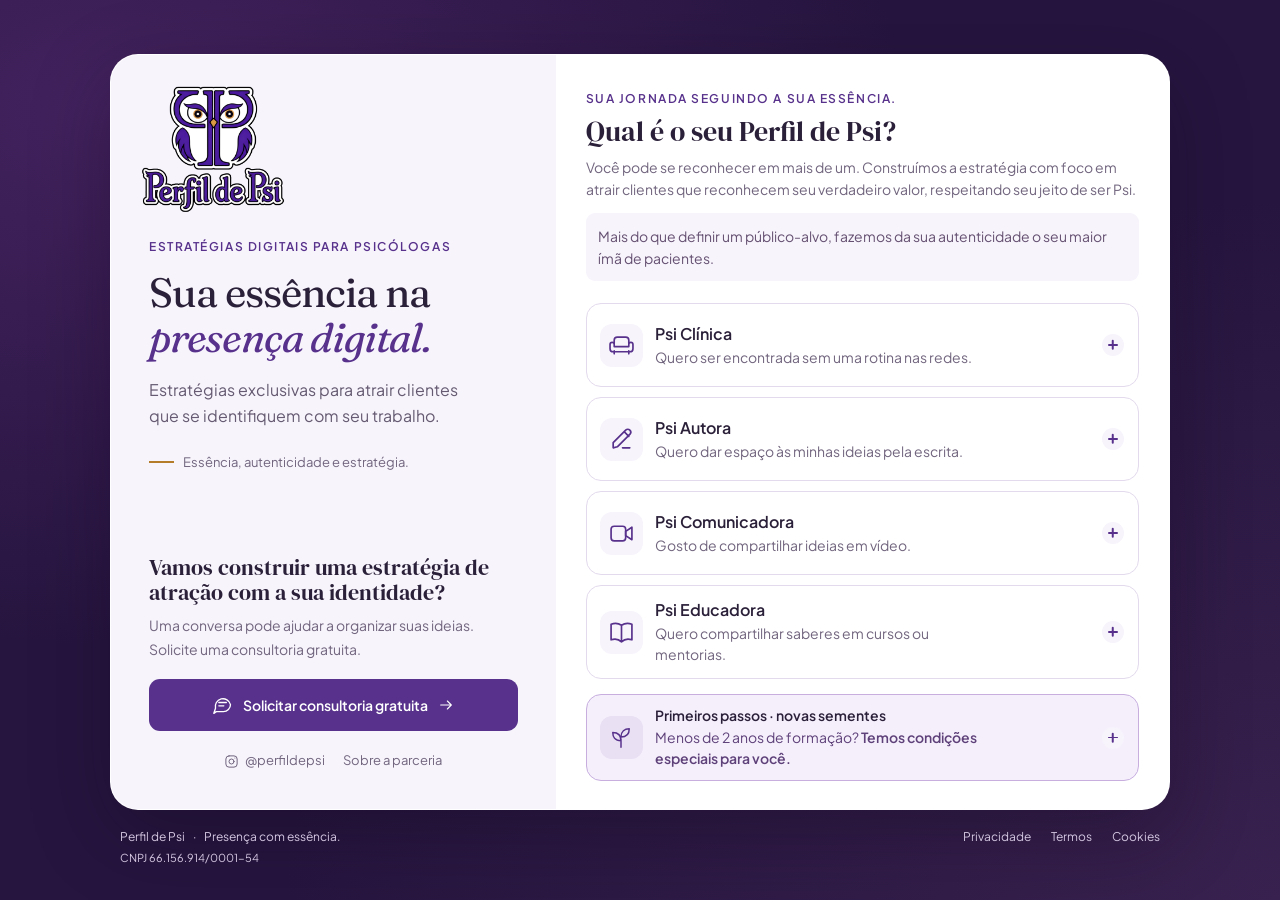
<file: index.html>
<!doctype html>
<html lang="pt-BR">
<head>
  <meta charset="utf-8">
  <meta name="viewport" content="width=device-width, initial-scale=1">
  <meta name="theme-color" content="#26153f">
  <meta name="description" content="Estratégias digitais para psicólogas com foco em atrair clientes particulares, respeitando seu jeito de ser Psi. Conheça seu Perfil de Psi.">
  <meta name="facebook-domain-verification" content="qquhu3op4indxtglfgdvrjoqcyd20o">
  <title>Perfil de Psi — Sua essência na presença digital</title>
  <link rel="canonical" href="https://perfildepsi.com.br/">
  <meta property="og:type" content="website">
  <meta property="og:locale" content="pt_BR">
  <meta property="og:site_name" content="Perfil de Psi">
  <meta property="og:title" content="Perfil de Psi — Sua essência na presença digital">
  <meta property="og:description" content="Estratégias exclusivas para atrair clientes que se identifiquem com seu trabalho. Qual é o seu Perfil de Psi?">
  <meta property="og:url" content="https://perfildepsi.com.br/">
  <meta property="og:image" content="https://perfildepsi.com.br/assets/logo-512.png">
  <meta name="twitter:card" content="summary_large_image">
  <link rel="icon" href="./assets/logo.png" type="image/png">
  <link rel="apple-touch-icon" href="./assets/logo.png">
  <link rel="preload" href="./assets/fonts/fraunces-regular.woff" as="font" type="font/woff" crossorigin>
  <link rel="preload" href="./assets/fonts/jakarta-regular.woff" as="font" type="font/woff" crossorigin>
  <link rel="stylesheet" href="./assets/style.css?v=20260917-essencia">
  <script src="./assets/main.js?v=20260917" defer></script>
  <script src="./assets/tracking.js" defer></script>
  <script type="application/ld+json">{"@context":"https://schema.org","@type":"Organization","name":"Perfil de Psi","url":"https://perfildepsi.com.br/","logo":"https://perfildepsi.com.br/assets/logo.png","description":"Agência de estratégias digitais para psicólogas. Presença nas buscas, conteúdo autoral, comunicação e projetos educativos.","telephone":"+55-17-99193-0115","sameAs":["https://www.instagram.com/perfildepsi"]}</script>
</head>
<body>
  <a class="skip" href="#perfis">Ir para os perfis</a>
  <svg class="icon-library" xmlns="http://www.w3.org/2000/svg" aria-hidden="true">
    <symbol id="i-chair" viewBox="0 0 24 24"><path d="M5 10V7a3 3 0 0 1 3-3h8a3 3 0 0 1 3 3v3M5 17v3m14-3v3M5 13v-2a2 2 0 0 0-4 0v4a3 3 0 0 0 3 3h16a3 3 0 0 0 3-3v-4a2 2 0 0 0-4 0v2Z"/></symbol>
    <symbol id="i-pen" viewBox="0 0 24 24"><path d="m15 5 4 4M4 20l4-1L20 7a2.8 2.8 0 0 0-4-4L4 15v5ZM13 20h7"/></symbol>
    <symbol id="i-video" viewBox="0 0 24 24"><rect x="2" y="5" width="14" height="14" rx="3"/><path d="m16 10 6-4v12l-6-4Z"/></symbol>
    <symbol id="i-book" viewBox="0 0 24 24"><path d="M12 5v16m0-16C9 3 5 3 2 4v15c3-1 7-1 10 2 3-3 7-3 10-2V4c-3-1-7-1-10 1Z"/></symbol>
    <symbol id="i-site" viewBox="0 0 24 24"><rect x="2" y="3" width="20" height="18" rx="3"/><path d="M2 9h20M6 6h.01M9 6h.01M6 13h5m-5 4h12"/></symbol>
    <symbol id="i-pin" viewBox="0 0 24 24"><path d="M20 10c0 6-8 12-8 12S4 16 4 10a8 8 0 1 1 16 0Z"/><circle cx="12" cy="10" r="2.5"/></symbol>
    <symbol id="i-search" viewBox="0 0 24 24"><circle cx="10" cy="10" r="7"/><path d="m15 15 6 6m-14-9V9m3 3V6m3 6V8"/></symbol>
    <symbol id="i-page" viewBox="0 0 24 24"><path d="M14 2H6a2 2 0 0 0-2 2v16a2 2 0 0 0 2 2h12a2 2 0 0 0 2-2V8Zm0 0v6h6M8 12h8m-8 4h8"/></symbol>
    <symbol id="i-chat" viewBox="0 0 24 24"><path d="M21 11.5a8.5 8.5 0 0 1-8.5 8.5H4l-3 2 2-6a8.5 8.5 0 1 1 18-4.5Z"/><path d="M7 9h9m-9 4h6"/></symbol>
    <symbol id="i-compass" viewBox="0 0 24 24"><circle cx="12" cy="12" r="10"/><path d="m16 8-2 6-6 2 2-6Z"/></symbol>
    <symbol id="i-sprout" viewBox="0 0 24 24"><path d="M12 22v-9M12 15C5 15 3 10 3 6c6 0 9 3 9 9ZM12 11c0-6 4-9 9-9 0 6-3 9-9 9Z"/></symbol>
    <symbol id="i-mail" viewBox="0 0 24 24"><rect x="2" y="4" width="20" height="16" rx="3"/><path d="m3 6 9 7 9-7"/></symbol>
    <symbol id="i-instagram" viewBox="0 0 24 24"><rect x="3" y="3" width="18" height="18" rx="5"/><circle cx="12" cy="12" r="4"/><path d="M17.5 6.5h.01"/></symbol>
    <symbol id="i-arrow" viewBox="0 0 24 24"><path d="M4 12h16m-6-6 6 6-6 6"/></symbol>
    <symbol id="i-heart" viewBox="0 0 24 24"><path d="M20.5 4.5a5.3 5.3 0 0 0-7.5 0l-1 1-1-1a5.3 5.3 0 0 0-7.5 7.5L12 21l8.5-9a5.3 5.3 0 0 0 0-7.5Z"/></symbol>
    <symbol id="i-camera" viewBox="0 0 24 24"><path d="M7 5 9 2h6l2 3h3a2 2 0 0 1 2 2v13H2V7a2 2 0 0 1 2-2Z"/><circle cx="12" cy="12" r="4"/></symbol>
  </svg>

  <div class="page-shell">
    <main class="brand-card">
      <header class="introduction">
        <a class="brand" href="./" aria-label="Perfil de Psi, início"><img src="./assets/logo.png" width="2048" height="2048" alt="Perfil de Psi — coruja e nome da marca" fetchpriority="high"></a>
        <p class="eyebrow">Estratégias digitais para psicólogas</p>
        <h1>Sua essência na <em>presença digital.</em></h1>
        <p class="intro-copy">Estratégias exclusivas para atrair clientes que se identifiquem com seu trabalho.</p>
        <div class="brand-note"><span></span> Essência, autenticidade e estratégia.</div>
      </header>

      <section class="profiles" id="perfis" aria-labelledby="profile-title">
        <div class="section-intro">
          <p class="eyebrow">Sua jornada seguindo a sua essência.</p>
          <h2 id="profile-title">Qual é o seu Perfil de Psi?</h2>
          <p class="profiles-description">Você pode se reconhecer em mais de um. Construímos a estratégia com foco em atrair clientes que reconhecem seu verdadeiro valor, respeitando seu jeito de ser Psi.</p>
          <p class="participation profile-note">Mais do que definir um público-alvo, fazemos da sua autenticidade o seu maior ímã de pacientes.</p>
        </div>
        <div class="profile-list">
          <details class="profile" id="clinica" name="perfil">
            <summary><span class="profile-icon"><svg aria-hidden="true" focusable="false"><use href="#i-chair"/></svg></span><span class="profile-label"><strong>Psi Clínica</strong><span>Quero ser encontrada sem uma rotina nas redes.</span></span><span class="toggle-mark" aria-hidden="true"></span></summary>
            <div class="profile-content">
              <p>Você foca somente nos atendimentos, e nós focamos em construir uma presença que apresenta seu trabalho e que leva clientes qualificados prontos para fecharem com você.</p>
              <div class="service-grid">
                <div class="service"><svg aria-hidden="true" focusable="false"><use href="#i-site"/></svg><h3>Site profissional</h3><p>Sua trajetória, seus atendimentos e um caminho simples para o contato.</p></div>
                <div class="service"><svg aria-hidden="true" focusable="false"><use href="#i-pin"/></svg><h3>Presença no Google</h3><p>Site preparado para buscas e Perfil da Empresa, quando elegível.</p></div>
                <div class="service"><svg aria-hidden="true" focusable="false"><use href="#i-search"/></svg><h3>Google Ads</h3><p>Campanhas de pesquisa, conforme seu objetivo e investimento.</p></div>
              </div>
              <p class="participation"><svg aria-hidden="true" focusable="false"><use href="#i-heart"/></svg><span>Você participa da construção e aprova as informações sobre seu trabalho.</span></p>
              <p class="fine-print">O Perfil da Empresa exige atendimento presencial elegível. Para atendimento exclusivamente online, priorizamos o site e as buscas. A verba de anúncios é definida à parte.</p>
              <button class="profile-action" type="button" data-dialog="consultation" data-profile="Psi Clínica"><svg aria-hidden="true" focusable="false"><use href="#i-chair"/></svg><span>Conversar sobre esse caminho</span></button>
            </div>
          </details>

          <details class="profile" id="autora" name="perfil">
            <summary><span class="profile-icon"><svg aria-hidden="true" focusable="false"><use href="#i-pen"/></svg></span><span class="profile-label"><strong>Psi Autora</strong><span>Quero dar espaço às minhas ideias pela escrita.</span></span><span class="toggle-mark" aria-hidden="true"></span></summary>
            <div class="profile-content">
              <p><strong>Construindo sua autoridade naturalmente como você é.</strong> Organizamos pautas e desenvolvemos os textos em parceria, dando às suas ideias um espaço próprio e preservando seu olhar.</p>
              <div class="service-grid">
                <div class="service"><svg aria-hidden="true" focusable="false"><use href="#i-page"/></svg><h3>Site com blog</h3><p>Um lugar para publicar seus textos e apresentar seu trabalho.</p></div>
                <div class="service"><svg aria-hidden="true" focusable="false"><use href="#i-pen"/></svg><h3>Parceria editorial</h3><p>Suas ideias, áudios e referências ganham forma com uma redatora que acompanha você e ajuda a desenvolver novos temas em um grupo no WhatsApp.</p></div>
                <div class="service"><svg aria-hidden="true" focusable="false"><use href="#i-search"/></svg><h3>SEO para artigos</h3><p>Conteúdos organizados para facilitar sua descoberta nas buscas.</p></div>
              </div>
              <p class="participation"><svg aria-hidden="true" focusable="false"><use href="#i-heart"/></svg><span>Seu olhar orienta os textos, e cada publicação passa pela sua revisão.</span></p>
              <p class="fine-print">Blog é uma construção contínua. Newsletter, Instagram, LinkedIn ou Substack podem complementar a estratégia, conforme seu público e sua disponibilidade.</p>
              <button class="profile-action" type="button" data-dialog="consultation" data-profile="Psi Autora"><svg aria-hidden="true" focusable="false"><use href="#i-pen"/></svg><span>Conversar sobre esse caminho</span></button>
            </div>
          </details>

          <details class="profile" id="comunicadora" name="perfil">
            <summary><span class="profile-icon"><svg aria-hidden="true" focusable="false"><use href="#i-video"/></svg></span><span class="profile-label"><strong>Psi Comunicadora</strong><span>Gosto de compartilhar ideias em vídeo.</span></span><span class="toggle-mark" aria-hidden="true"></span></summary>
            <div class="profile-content">
              <p>Se comunicar por vídeos faz sentido para você, construímos temas, roteiros e formatos que respeitam seu jeito de falar. Uma presença com direção e possível de manter na sua rotina.</p>
              <div class="service-grid">
                <div class="service"><svg aria-hidden="true" focusable="false"><use href="#i-chat"/></svg><h3>Direção de conteúdo</h3><p>Temas e formatos que conversam com sua atuação e seu público.</p></div>
                <div class="service"><svg aria-hidden="true" focusable="false"><use href="#i-video"/></svg><h3>Roteiros e edição</h3><p>Apoio para gravar e dar forma aos seus vídeos para as redes.</p></div>
                <div class="service"><svg aria-hidden="true" focusable="false"><use href="#i-site"/></svg><h3>Página profissional</h3><p>Um espaço para apresentar sua abordagem e facilitar o contato.</p></div>
              </div>
              <p class="participation"><svg aria-hidden="true" focusable="false"><use href="#i-heart"/></svg><span>Você traz suas ideias e inspirações; nós damos forma criando os roteiros juntas com sua voz e editamos os vídeos.</span></p>
              <p class="fine-print">Os formatos, a frequência e o apoio à produção são definidos em conjunto. Anúncios podem complementar o trabalho quando fizerem sentido.</p>
              <button class="profile-action" type="button" data-dialog="consultation" data-profile="Psi Comunicadora"><svg aria-hidden="true" focusable="false"><use href="#i-video"/></svg><span>Conversar sobre esse caminho</span></button>
            </div>
          </details>

          <details class="profile" id="educadora" name="perfil">
            <summary><span class="profile-icon"><svg aria-hidden="true" focusable="false"><use href="#i-book"/></svg></span><span class="profile-label"><strong>Psi Educadora</strong><span>Quero compartilhar saberes em cursos ou mentorias.</span></span><span class="toggle-mark" aria-hidden="true"></span></summary>
            <div class="profile-content">
              <p>Seu conhecimento pode ganhar forma em encontros, cursos ou mentorias. A estratégia parte do público que você quer alcançar e do momento do projeto, preservando sua autoria.</p>
              <div class="project-stages">
                <div><svg aria-hidden="true" focusable="false"><use href="#i-sprout"/></svg><h3>Tenho uma ideia</h3><p>Definir o tema e o formato, ouvir o público e planejar uma primeira edição.</p></div>
                <div><svg aria-hidden="true" focusable="false"><use href="#i-compass"/></svg><h3>Já tenho um projeto</h3><p>Revisar a proposta, a divulgação e o caminho até a inscrição.</p></div>
              </div>
              <div class="service-grid">
                <div class="service"><svg aria-hidden="true" focusable="false"><use href="#i-compass"/></svg><h3>Estratégia do projeto</h3><p>Público, proposta e próximos passos definidos com você.</p></div>
                <div class="service"><svg aria-hidden="true" focusable="false"><use href="#i-site"/></svg><h3>Página de apresentação</h3><p>Informações claras sobre o projeto e as inscrições.</p></div>
                <div class="service"><svg aria-hidden="true" focusable="false"><use href="#i-mail"/></svg><h3>Divulgação</h3><p>Conteúdo, comunicação com interessados e campanhas, conforme o projeto.</p></div>
              </div>
              <p class="participation"><svg aria-hidden="true" focusable="false"><use href="#i-heart"/></svg><span>Você desenvolve e valida o conteúdo técnico. A estratégia de vendas deixa com a gente, fundimos a sua voz com a seriedade ética que o CFP exige.</span></p>
              <p class="fine-print">Projetos para outras profissionais e para o público geral pedem abordagens diferentes. Essa escolha orienta o trabalho desde o início.</p>
              <button class="profile-action" type="button" data-dialog="consultation" data-profile="Psi Educadora"><svg aria-hidden="true" focusable="false"><use href="#i-book"/></svg><span>Conversar sobre esse caminho</span></button>
            </div>
          </details>

          <details class="profile beginning" id="primeiros-passos" name="perfil">
            <summary><span class="profile-icon"><svg aria-hidden="true" focusable="false"><use href="#i-sprout"/></svg></span><span class="profile-label"><strong>Primeiros passos · novas sementes</strong><span>Menos de 2 anos de formação? <b>Temos condições especiais para você.</b></span></span><span class="toggle-mark" aria-hidden="true"></span></summary>
            <div class="profile-content">
              <div class="seed-highlight"><svg aria-hidden="true" focusable="false"><use href="#i-sprout"/></svg><p><strong>Menos de 2 anos de formação? Temos condições especiais para você.</strong><br>Valores reduzidos nos serviços da agência para acolher seu início.</p></div>
              <p class="seed-story">Acolher quem está começando é uma das missões da Perfil de Psi. Por isso, oferecemos valores reduzidos nos serviços da agência para psicólogas com menos de dois anos de formação.</p>
              <p class="seed-story">Queremos ajudar novas sementes a criar raízes, desenvolver sua presença e encontrar caminhos para os primeiros clientes particulares. Construímos essa base em parceria, para que sua trajetória possa florescer, dar frutos e seguir com autonomia.</p>
              <div class="service-grid">
                <div class="service"><svg aria-hidden="true" focusable="false"><use href="#i-compass"/></svg><h3>Direção inicial</h3><p>Clareza sobre sua atuação, seu público e suas prioridades.</p></div>
                <div class="service"><svg aria-hidden="true" focusable="false"><use href="#i-site"/></svg><h3>Presença essencial</h3><p>Uma página profissional com as informações sobre seu trabalho.</p></div>
                <div class="service"><svg aria-hidden="true" focusable="false"><use href="#i-sprout"/></svg><h3>Um primeiro canal</h3><p>Buscas, escrita ou redes, de acordo com o seu momento.</p></div>
              </div>
              <p class="fine-print research-note">Em 2022 uma pesquisa feita pelo CensoPsi revelou que 23,1% dos participantes com até dois anos de formação estavam sem trabalhar. <a href="https://site.cfp.org.br/wp-content/uploads/2022/12/Censo_psicologia_Vol1_WEB.pdf#page=177" target="_blank" rel="noopener">Fonte: CensoPsi 2022, vol. 1, p. 177.</a></p>
              <button class="profile-action" type="button" data-dialog="consultation" data-profile="Primeiros passos · novas sementes"><svg aria-hidden="true" focusable="false"><use href="#i-sprout"/></svg><span>Conhecer as condições para o meu início</span></button>
            </div>
          </details>
        </div>
      </section>

      <section class="conversation" aria-labelledby="conversation-title">
        <h2 id="conversation-title">Vamos construir uma estratégia de atração com a sua identidade?</h2>
        <p>Uma conversa pode ajudar a organizar suas ideias. Solicite uma consultoria gratuita.</p>
        <button class="button-primary" type="button" data-dialog="consultation"><svg aria-hidden="true" focusable="false"><use href="#i-chat"/></svg><span>Solicitar consultoria gratuita</span><svg class="button-arrow" aria-hidden="true" focusable="false"><use href="#i-arrow"/></svg></button>
        <div class="social-links"><a href="https://www.instagram.com/perfildepsi" target="_blank" rel="noopener"><svg aria-hidden="true" focusable="false"><use href="#i-instagram"/></svg> @perfildepsi</a><button type="button" data-dialog="about">Sobre a parceria</button></div>
      </section>
    </main>
    <footer class="page-footer"><div><p>Perfil de Psi <span aria-hidden="true">·</span> Presença com essência.</p><p class="company-id">CNPJ 66.156.914/0001-54</p></div><nav aria-label="Informações legais"><a href="./politica-de-privacidade.html">Privacidade</a><a href="./termos-de-uso.html">Termos</a><a href="./politica-de-cookies.html">Cookies</a></nav></footer>
  </div>

  <dialog id="about" aria-labelledby="about-title">
    <div class="dialog-head"><p class="eyebrow">Perfil de Psi</p><form method="dialog"><button class="close-dialog" aria-label="Fechar sobre a parceria">×</button></form></div>
    <h2 id="about-title">Sua presença digital, com a sua voz e o seu jeito.</h2>
    <p>A Perfil de Psi é uma agência de estratégias digitais para psicólogas. Unimos sensibilidade, autoria e direção prática para construir uma presença coerente com o seu trabalho.</p>
    <div class="process"><span>Escuta</span><span>Construção</span><span>Sua revisão</span><span>Acompanhamento</span></div>
    <details class="faq"><summary>Como começamos?</summary><p>Conversamos sobre sua atuação, suas ideias e sua disponibilidade. A partir daí, definimos os serviços, a frequência e o investimento em uma proposta. Acompanhamos os contatos e os resultados de cada canal para orientar os próximos ajustes.</p></details>
    <details class="faq"><summary>Preciso produzir tudo sozinha?</summary><p>A construção é compartilhada. Ideias, rascunhos, áudios e referências podem ser o ponto de partida. Você revisa e aprova os materiais, preservando sua voz e sua responsabilidade profissional.</p></details>
    <details class="faq"><summary>Como vocês cuidam da comunicação?</summary><p>Trabalhamos com informações claras, identificação profissional e revisão da psicóloga. Preservamos o sigilo e não utilizamos relatos que identifiquem pacientes. Os resultados dependem de fatores como público, continuidade e investimento; não há garantia de pacientes, faturamento ou posição nas buscas.</p></details>
    <details class="faq"><summary>Posso contratar fotos com IA separadamente?</summary><p>Sim. As fotos com inteligência artificial são um serviço avulso, criado a partir das suas referências: 1 foto por R$ 19, 3 por R$ 39 ou 5 por R$ 59.</p><a class="profile-link" href="https://wa.me/5517991930115?text=Ol%C3%A1!%20Quero%20saber%20mais%20sobre%20as%20fotos%20profissionais%20com%20IA." target="_blank" rel="noopener">Conversar sobre as fotos <svg aria-hidden="true" focusable="false"><use href="#i-arrow"/></svg></a></details>
    <p class="dialog-note">Conhecer seu momento é o primeiro passo.</p>
  </dialog>
  <dialog id="consultation" aria-labelledby="consultation-title" aria-describedby="consultation-intro">
    <div class="dialog-head"><p class="eyebrow">Vamos conhecer seu momento</p><form method="dialog"><button class="close-dialog" aria-label="Fechar formulário de consultoria">×</button></form></div>
    <h2 id="consultation-title">Um primeiro passo, com a sua identidade.</h2>
    <p id="consultation-intro">Conte um pouco sobre você para conversarmos sobre sua estratégia.</p>
    <form id="consultation-form" class="consultation-form" action="https://wa.me/5517991930115" method="get" target="_blank" rel="noopener noreferrer" autocomplete="on">
      <input type="hidden" name="text" id="consultation-message">
      <div class="field"><label for="consultation-name">Como podemos te chamar?</label><input id="consultation-name" type="text" autocomplete="given-name" maxlength="80" required></div>
      <div class="field"><label for="consultation-phone">Seu WhatsApp com DDD</label><input id="consultation-phone" type="tel" autocomplete="tel" inputmode="tel" maxlength="25" placeholder="(11) 99999-9999" required></div>
      <div class="field"><label for="consultation-graduation">Há quanto tempo você se formou?</label><select id="consultation-graduation" required><option value="">Selecione seu momento</option><option>Ainda estou na graduação</option><option>Menos de 2 anos</option><option>De 2 a 5 anos</option><option>Mais de 5 anos</option></select><p id="seed-form-note" class="field-note" hidden>Temos valores reduzidos nos serviços da agência para quem tem menos de 2 anos de formação. Vamos conversar sobre as condições para você.</p></div>
      <div class="field"><label for="consultation-goal">O que você deseja construir agora?</label><select id="consultation-goal" required><option value="">Escolha seu foco principal</option><option>Atrair clientes particulares</option><option>Organizar minha presença digital</option><option>Começar minha trajetória profissional</option><option>Criar ou divulgar um curso ou mentoria</option><option>Entender quais caminhos fazem sentido para mim</option></select></div>
      <div class="field"><label for="consultation-profile">Qual caminho chamou sua atenção? <span>Opcional</span></label><select id="consultation-profile"><option value="">Ainda estou descobrindo</option>Psi Clínica</option><option>Psi Autora</option><option>Psi Comunicadora</option><option>Psi Educadora</option><option>Primeiros passos · novas sementes</option><option>Me identifico com mais de um perfil</option></select></div>
      <div class="field"><label for="consultation-presence">Seu Instagram ou site <span>Opcional</span></label><input id="consultation-presence" type="text" maxlength="200" placeholder="@seuperfil ou endereço do site" autocapitalize="none" spellcheck="false"></div>
      <p class="form-disclosure">Vamos abrir o WhatsApp com sua solicitação preenchida. Você poderá revisar e enviar a mensagem. O envio é feito por você no WhatsApp; o site não armazena este formulário. <a href="./politica-de-privacidade.html" target="_blank" rel="noopener">Privacidade</a>.</p>
      <button class="button-primary" type="submit"><svg aria-hidden="true" focusable="false"><use href="#i-chat"/></svg>Continuar no WhatsApp<svg aria-hidden="true" focusable="false"><use href="#i-arrow"/></svg></button>
      <p class="form-feedback" id="consultation-feedback" role="status"></p>
    </form>
  </dialog>
</body>
</html>
</file>
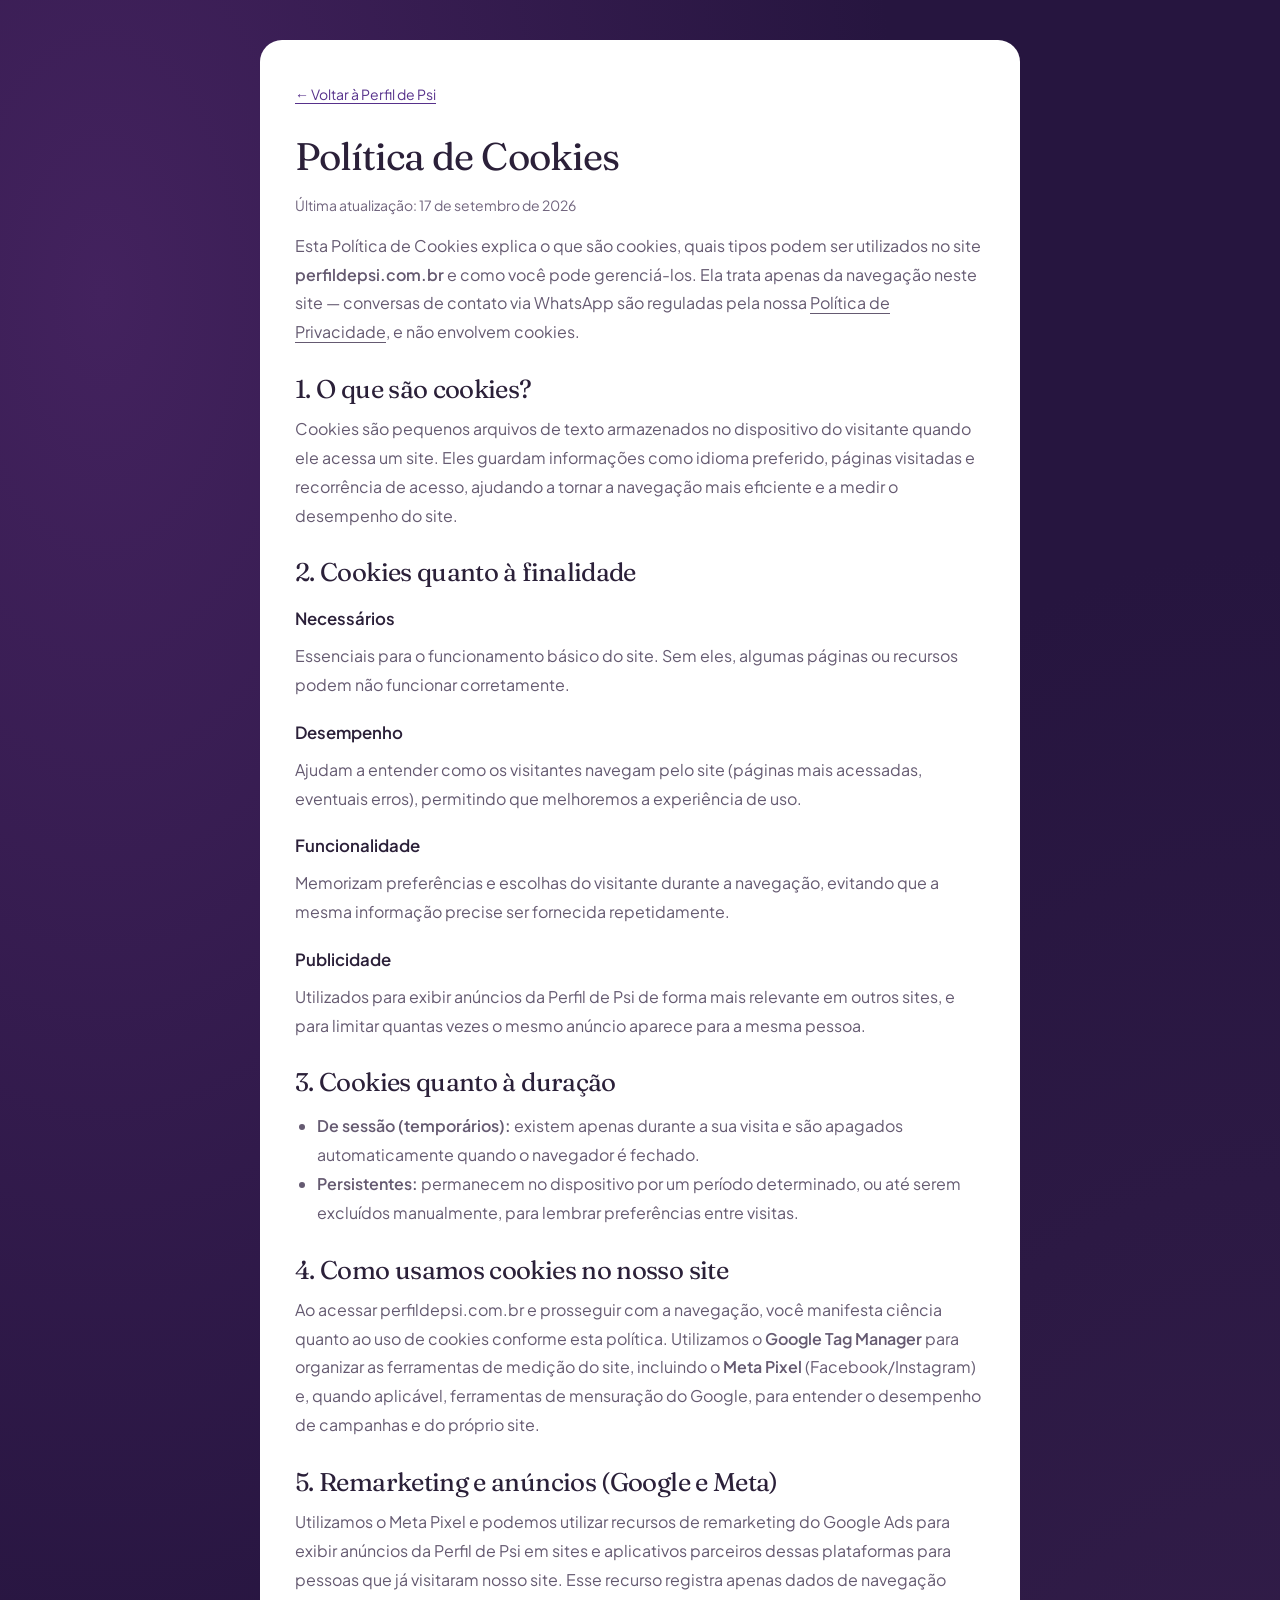
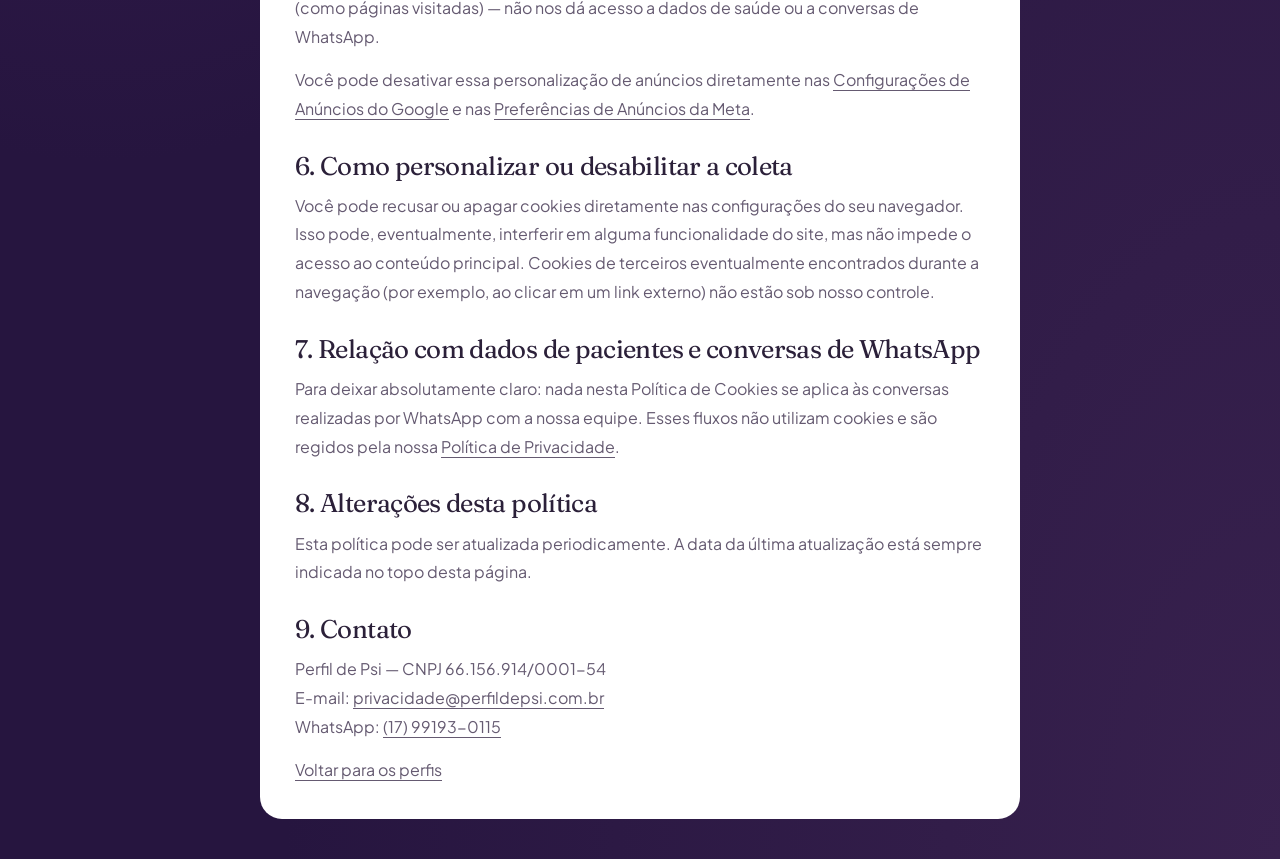
<file: politica-de-cookies.html>
<!doctype html><html lang="pt-BR"><head><meta charset="utf-8"><meta name="viewport" content="width=device-width,initial-scale=1"><title>Política de Cookies | Perfil de Psi</title><meta name="description" content="Política de Cookies da Perfil de Psi."><link rel="canonical" href="https://perfildepsi.com.br/politica-de-cookies.html"><link rel="icon" href="./assets/logo.png" type="image/png"><link rel="stylesheet" href="./assets/style.css"><script src="./assets/tracking.js" defer></script></head><body><main class="legal-shell"><a class="legal-back" href="./">← Voltar à Perfil de Psi</a><h1>Política de Cookies</h1><p class="legal-date">Última atualização: 17 de setembro de 2026</p><p>Esta Política de Cookies explica o que são cookies, quais tipos podem ser utilizados no site <strong>perfildepsi.com.br</strong> e como você pode gerenciá-los. Ela trata apenas da navegação neste site — conversas de contato via WhatsApp são reguladas pela nossa <a href="./politica-de-privacidade.html">Política de Privacidade</a>, e não envolvem cookies.</p>

      <h2>1. O que são cookies?</h2>
      <p>Cookies são pequenos arquivos de texto armazenados no dispositivo do visitante quando ele acessa um site. Eles guardam informações como idioma preferido, páginas visitadas e recorrência de acesso, ajudando a tornar a navegação mais eficiente e a medir o desempenho do site.</p>

      <h2>2. Cookies quanto à finalidade</h2>
      <h3>Necessários</h3>
      <p>Essenciais para o funcionamento básico do site. Sem eles, algumas páginas ou recursos podem não funcionar corretamente.</p>
      <h3>Desempenho</h3>
      <p>Ajudam a entender como os visitantes navegam pelo site (páginas mais acessadas, eventuais erros), permitindo que melhoremos a experiência de uso.</p>
      <h3>Funcionalidade</h3>
      <p>Memorizam preferências e escolhas do visitante durante a navegação, evitando que a mesma informação precise ser fornecida repetidamente.</p>
      <h3>Publicidade</h3>
      <p>Utilizados para exibir anúncios da Perfil de Psi de forma mais relevante em outros sites, e para limitar quantas vezes o mesmo anúncio aparece para a mesma pessoa.</p>

      <h2>3. Cookies quanto à duração</h2>
      <ul>
        <li><strong>De sessão (temporários):</strong> existem apenas durante a sua visita e são apagados automaticamente quando o navegador é fechado.</li>
        <li><strong>Persistentes:</strong> permanecem no dispositivo por um período determinado, ou até serem excluídos manualmente, para lembrar preferências entre visitas.</li>
      </ul>

      <h2>4. Como usamos cookies no nosso site</h2>
      <p>Ao acessar perfildepsi.com.br e prosseguir com a navegação, você manifesta ciência quanto ao uso de cookies conforme esta política. Utilizamos o <strong>Google Tag Manager</strong> para organizar as ferramentas de medição do site, incluindo o <strong>Meta Pixel</strong> (Facebook/Instagram) e, quando aplicável, ferramentas de mensuração do Google, para entender o desempenho de campanhas e do próprio site.</p>

      <h2>5. Remarketing e anúncios (Google e Meta)</h2>
      <p>Utilizamos o Meta Pixel e podemos utilizar recursos de remarketing do Google Ads para exibir anúncios da Perfil de Psi em sites e aplicativos parceiros dessas plataformas para pessoas que já visitaram nosso site. Esse recurso registra apenas dados de navegação (como páginas visitadas) — não nos dá acesso a dados de saúde ou a conversas de WhatsApp.</p>
      <p>Você pode desativar essa personalização de anúncios diretamente nas <a href="https://myadcenter.google.com/" target="_blank" rel="noopener">Configurações de Anúncios do Google</a> e nas <a href="https://www.facebook.com/adpreferences/ad_settings/" target="_blank" rel="noopener">Preferências de Anúncios da Meta</a>.</p>

      <h2>6. Como personalizar ou desabilitar a coleta</h2>
      <p>Você pode recusar ou apagar cookies diretamente nas configurações do seu navegador. Isso pode, eventualmente, interferir em alguma funcionalidade do site, mas não impede o acesso ao conteúdo principal. Cookies de terceiros eventualmente encontrados durante a navegação (por exemplo, ao clicar em um link externo) não estão sob nosso controle.</p>

      <h2>7. Relação com dados de pacientes e conversas de WhatsApp</h2>
      <p>Para deixar absolutamente claro: nada nesta Política de Cookies se aplica às conversas realizadas por WhatsApp com a nossa equipe. Esses fluxos não utilizam cookies e são regidos pela nossa <a href="./politica-de-privacidade.html">Política de Privacidade</a>.</p>

      <h2>8. Alterações desta política</h2>
      <p>Esta política pode ser atualizada periodicamente. A data da última atualização está sempre indicada no topo desta página.</p>

      <h2>9. Contato</h2>
      <p>Perfil de Psi — CNPJ 66.156.914/0001-54<br>
      E-mail: <a href="mailto:privacidade@perfildepsi.com.br">privacidade@perfildepsi.com.br</a><br>
      WhatsApp: <a href="https://wa.me/5517991930115">(17) 99193-0115</a></p><p><a href="./">Voltar para os perfis</a></p></main></body></html>
</file>
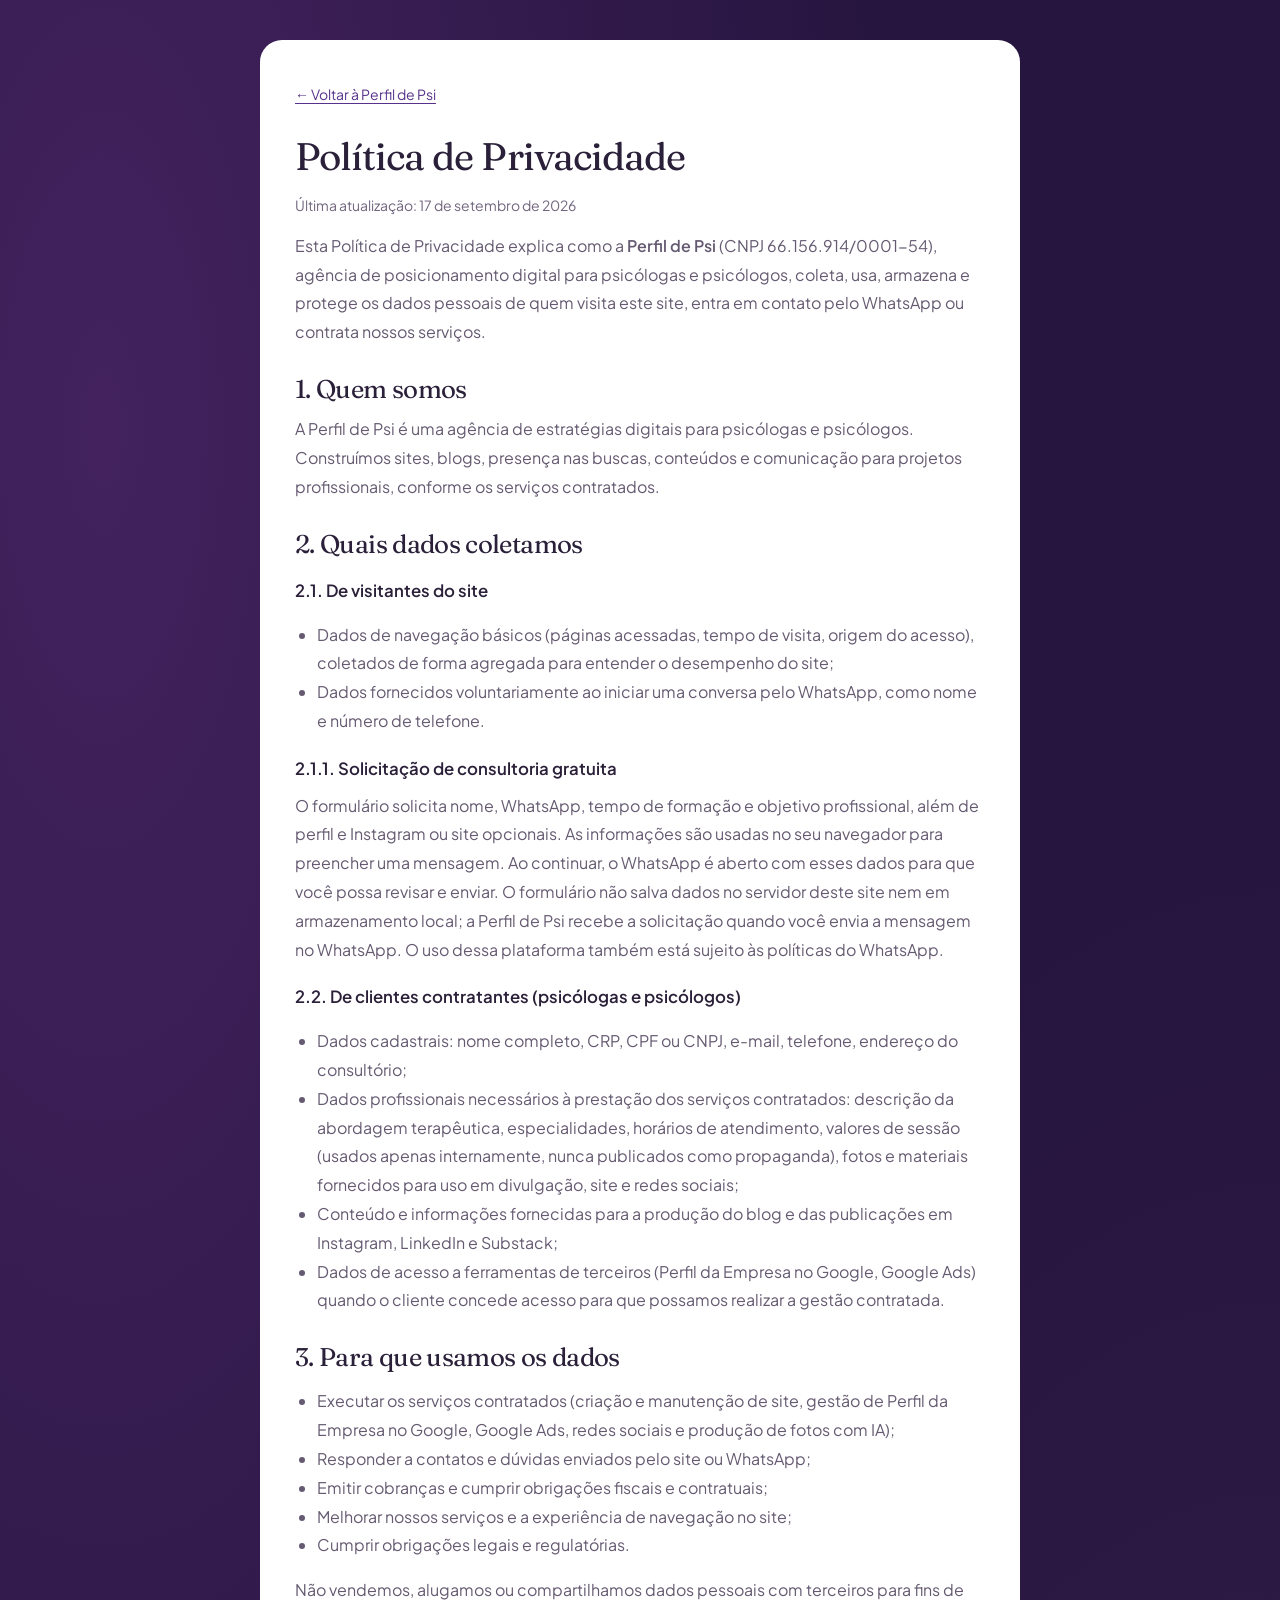
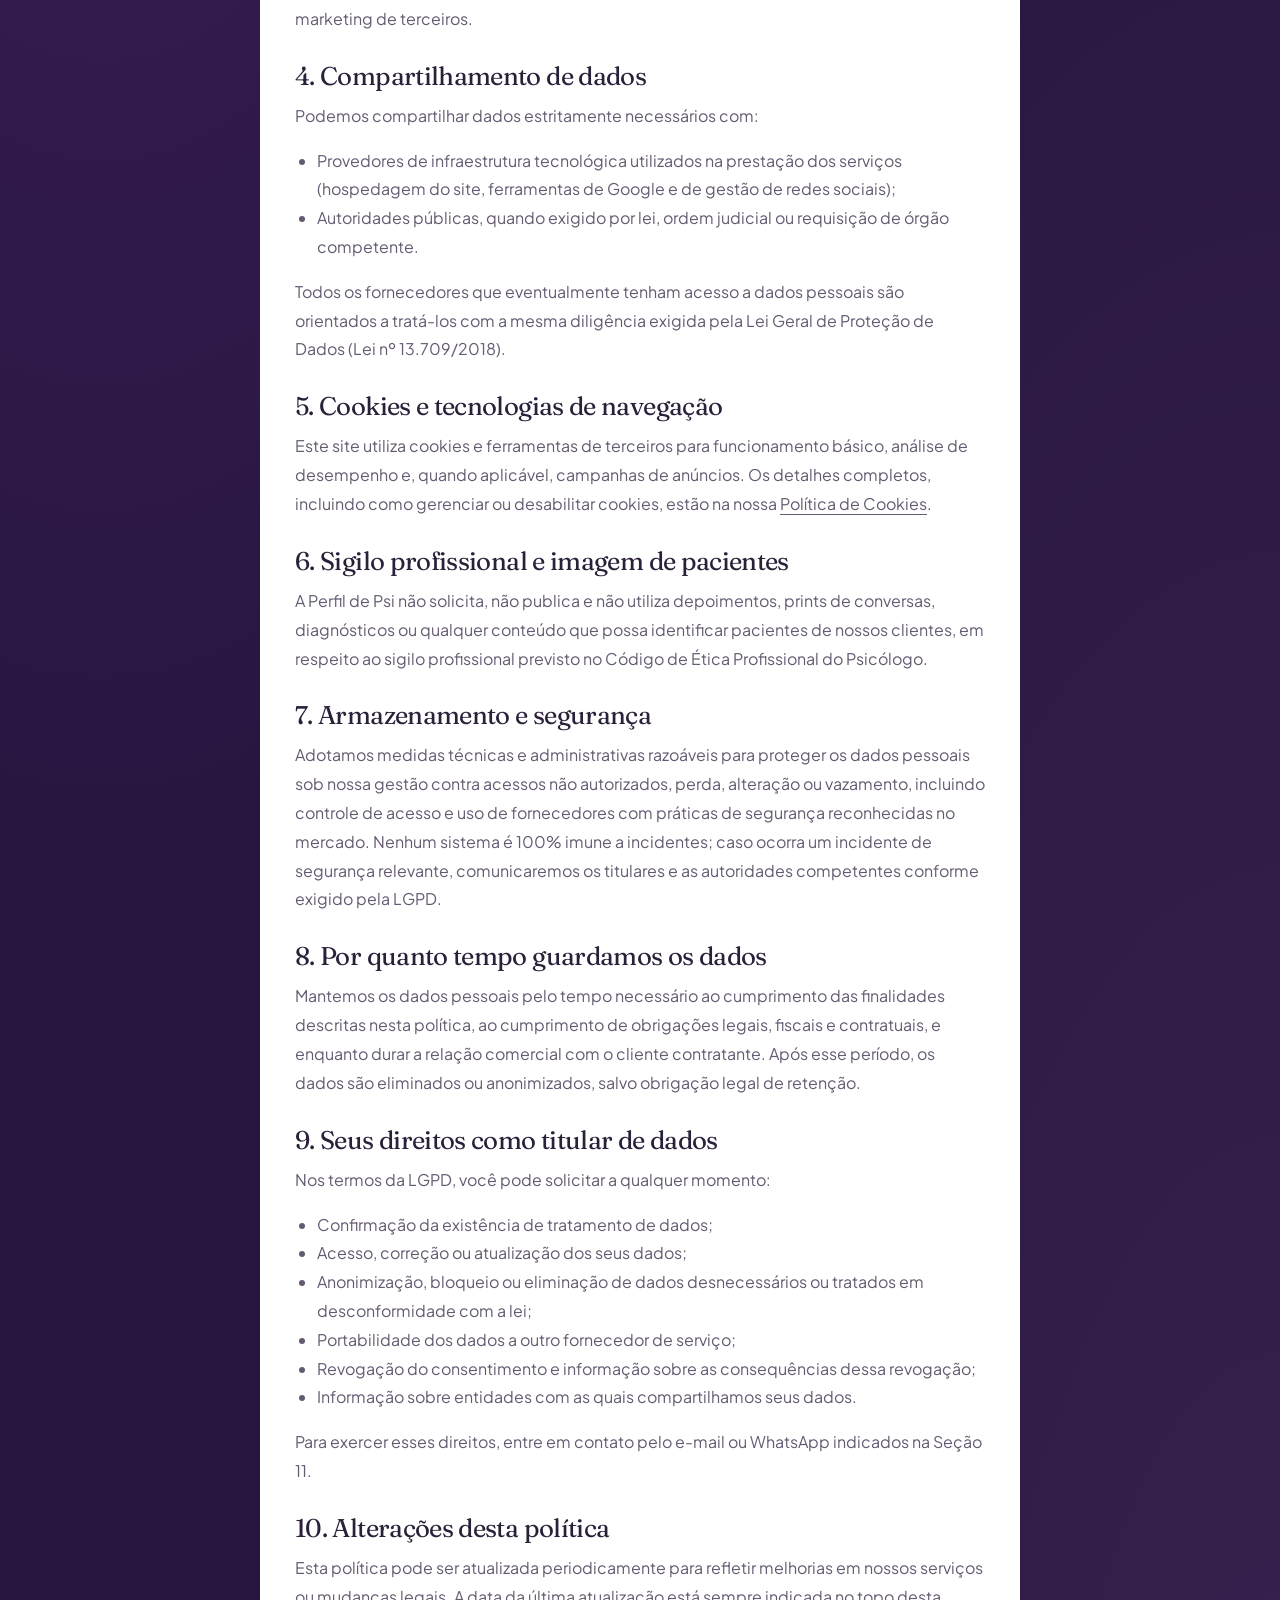
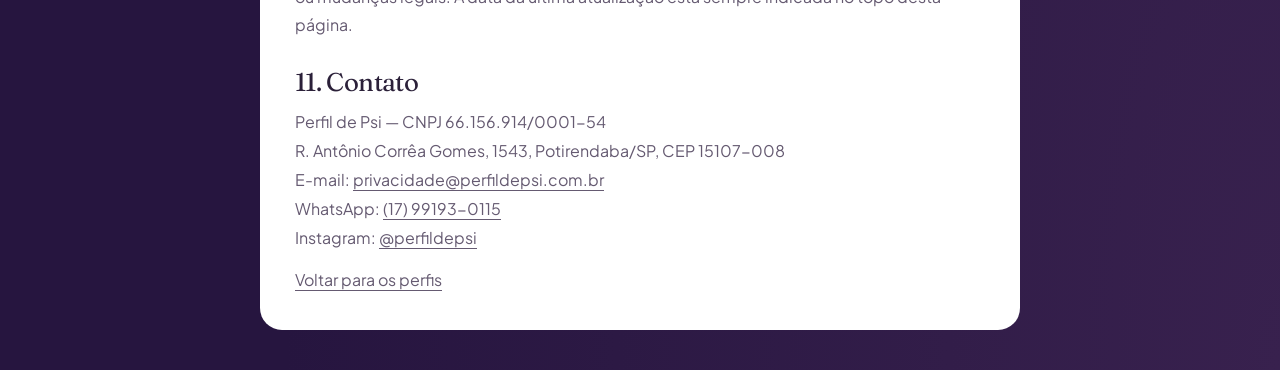
<file: politica-de-privacidade.html>
<!doctype html><html lang="pt-BR"><head><meta charset="utf-8"><meta name="viewport" content="width=device-width,initial-scale=1"><title>Política de Privacidade | Perfil de Psi</title><meta name="description" content="Política de Privacidade da Perfil de Psi."><link rel="canonical" href="https://perfildepsi.com.br/politica-de-privacidade.html"><link rel="icon" href="./assets/logo.png" type="image/png"><link rel="stylesheet" href="./assets/style.css"><script src="./assets/tracking.js" defer></script></head><body><main class="legal-shell"><a class="legal-back" href="./">← Voltar à Perfil de Psi</a><h1>Política de Privacidade</h1><p class="legal-date">Última atualização: 17 de setembro de 2026</p><p>Esta Política de Privacidade explica como a <strong>Perfil de Psi</strong> (CNPJ 66.156.914/0001-54), agência de posicionamento digital para psicólogas e psicólogos, coleta, usa, armazena e protege os dados pessoais de quem visita este site, entra em contato pelo WhatsApp ou contrata nossos serviços.</p>

      <h2>1. Quem somos</h2><p>A Perfil de Psi é uma agência de estratégias digitais para psicólogas e psicólogos. Construímos sites, blogs, presença nas buscas, conteúdos e comunicação para projetos profissionais, conforme os serviços contratados.</p><h2>2. Quais dados coletamos</h2>
      <h3>2.1. De visitantes do site</h3>
      <ul>
        <li>Dados de navegação básicos (páginas acessadas, tempo de visita, origem do acesso), coletados de forma agregada para entender o desempenho do site;</li>
        <li>Dados fornecidos voluntariamente ao iniciar uma conversa pelo WhatsApp, como nome e número de telefone.</li>
      </ul>
      <h3>2.1.1. Solicitação de consultoria gratuita</h3><p>O formulário solicita nome, WhatsApp, tempo de formação e objetivo profissional, além de perfil e Instagram ou site opcionais. As informações são usadas no seu navegador para preencher uma mensagem. Ao continuar, o WhatsApp é aberto com esses dados para que você possa revisar e enviar. O formulário não salva dados no servidor deste site nem em armazenamento local; a Perfil de Psi recebe a solicitação quando você envia a mensagem no WhatsApp. O uso dessa plataforma também está sujeito às políticas do WhatsApp.</p><h3>2.2. De clientes contratantes (psicólogas e psicólogos)</h3>
      <ul>
        <li>Dados cadastrais: nome completo, CRP, CPF ou CNPJ, e-mail, telefone, endereço do consultório;</li>
        <li>Dados profissionais necessários à prestação dos serviços contratados: descrição da abordagem terapêutica, especialidades, horários de atendimento, valores de sessão (usados apenas internamente, nunca publicados como propaganda), fotos e materiais fornecidos para uso em divulgação, site e redes sociais;</li>
        <li>Conteúdo e informações fornecidas para a produção do blog e das publicações em Instagram, LinkedIn e Substack;</li>
        <li>Dados de acesso a ferramentas de terceiros (Perfil da Empresa no Google, Google Ads) quando o cliente concede acesso para que possamos realizar a gestão contratada.</li>
      </ul>

      <h2>3. Para que usamos os dados</h2>
      <ul>
        <li>Executar os serviços contratados (criação e manutenção de site, gestão de Perfil da Empresa no Google, Google Ads, redes sociais e produção de fotos com IA);</li>
        <li>Responder a contatos e dúvidas enviados pelo site ou WhatsApp;</li>
        <li>Emitir cobranças e cumprir obrigações fiscais e contratuais;</li>
        <li>Melhorar nossos serviços e a experiência de navegação no site;</li>
        <li>Cumprir obrigações legais e regulatórias.</li>
      </ul>
      <p>Não vendemos, alugamos ou compartilhamos dados pessoais com terceiros para fins de marketing de terceiros.</p>

      <h2>4. Compartilhamento de dados</h2>
      <p>Podemos compartilhar dados estritamente necessários com:</p>
      <ul>
        <li>Provedores de infraestrutura tecnológica utilizados na prestação dos serviços (hospedagem do site, ferramentas de Google e de gestão de redes sociais);</li>
        <li>Autoridades públicas, quando exigido por lei, ordem judicial ou requisição de órgão competente.</li>
      </ul>
      <p>Todos os fornecedores que eventualmente tenham acesso a dados pessoais são orientados a tratá-los com a mesma diligência exigida pela Lei Geral de Proteção de Dados (Lei nº 13.709/2018).</p>

      <h2>5. Cookies e tecnologias de navegação</h2>
      <p>Este site utiliza cookies e ferramentas de terceiros para funcionamento básico, análise de desempenho e, quando aplicável, campanhas de anúncios. Os detalhes completos, incluindo como gerenciar ou desabilitar cookies, estão na nossa <a href="./politica-de-cookies.html">Política de Cookies</a>.</p>

      <h2>6. Sigilo profissional e imagem de pacientes</h2>
      <p>A Perfil de Psi não solicita, não publica e não utiliza depoimentos, prints de conversas, diagnósticos ou qualquer conteúdo que possa identificar pacientes de nossos clientes, em respeito ao sigilo profissional previsto no Código de Ética Profissional do Psicólogo.</p>

      <h2>7. Armazenamento e segurança</h2>
      <p>Adotamos medidas técnicas e administrativas razoáveis para proteger os dados pessoais sob nossa gestão contra acessos não autorizados, perda, alteração ou vazamento, incluindo controle de acesso e uso de fornecedores com práticas de segurança reconhecidas no mercado. Nenhum sistema é 100% imune a incidentes; caso ocorra um incidente de segurança relevante, comunicaremos os titulares e as autoridades competentes conforme exigido pela LGPD.</p>

      <h2>8. Por quanto tempo guardamos os dados</h2>
      <p>Mantemos os dados pessoais pelo tempo necessário ao cumprimento das finalidades descritas nesta política, ao cumprimento de obrigações legais, fiscais e contratuais, e enquanto durar a relação comercial com o cliente contratante. Após esse período, os dados são eliminados ou anonimizados, salvo obrigação legal de retenção.</p>

      <h2>9. Seus direitos como titular de dados</h2>
      <p>Nos termos da LGPD, você pode solicitar a qualquer momento:</p>
      <ul>
        <li>Confirmação da existência de tratamento de dados;</li>
        <li>Acesso, correção ou atualização dos seus dados;</li>
        <li>Anonimização, bloqueio ou eliminação de dados desnecessários ou tratados em desconformidade com a lei;</li>
        <li>Portabilidade dos dados a outro fornecedor de serviço;</li>
        <li>Revogação do consentimento e informação sobre as consequências dessa revogação;</li>
        <li>Informação sobre entidades com as quais compartilhamos seus dados.</li>
      </ul>
      <p>Para exercer esses direitos, entre em contato pelo e-mail ou WhatsApp indicados na Seção 11.</p>

      <h2>10. Alterações desta política</h2>
      <p>Esta política pode ser atualizada periodicamente para refletir melhorias em nossos serviços ou mudanças legais. A data da última atualização está sempre indicada no topo desta página.</p>

      <h2>11. Contato</h2>
      <p>Perfil de Psi — CNPJ 66.156.914/0001-54<br>
      R. Antônio Corrêa Gomes, 1543, Potirendaba/SP, CEP 15107-008<br>
      E-mail: <a href="mailto:privacidade@perfildepsi.com.br">privacidade@perfildepsi.com.br</a><br>
      WhatsApp: <a href="https://wa.me/5517991930115">(17) 99193-0115</a><br>
      Instagram: <a href="https://www.instagram.com/perfildepsi" target="_blank" rel="noopener">@perfildepsi</a></p><p><a href="./">Voltar para os perfis</a></p></main></body></html>
</file>
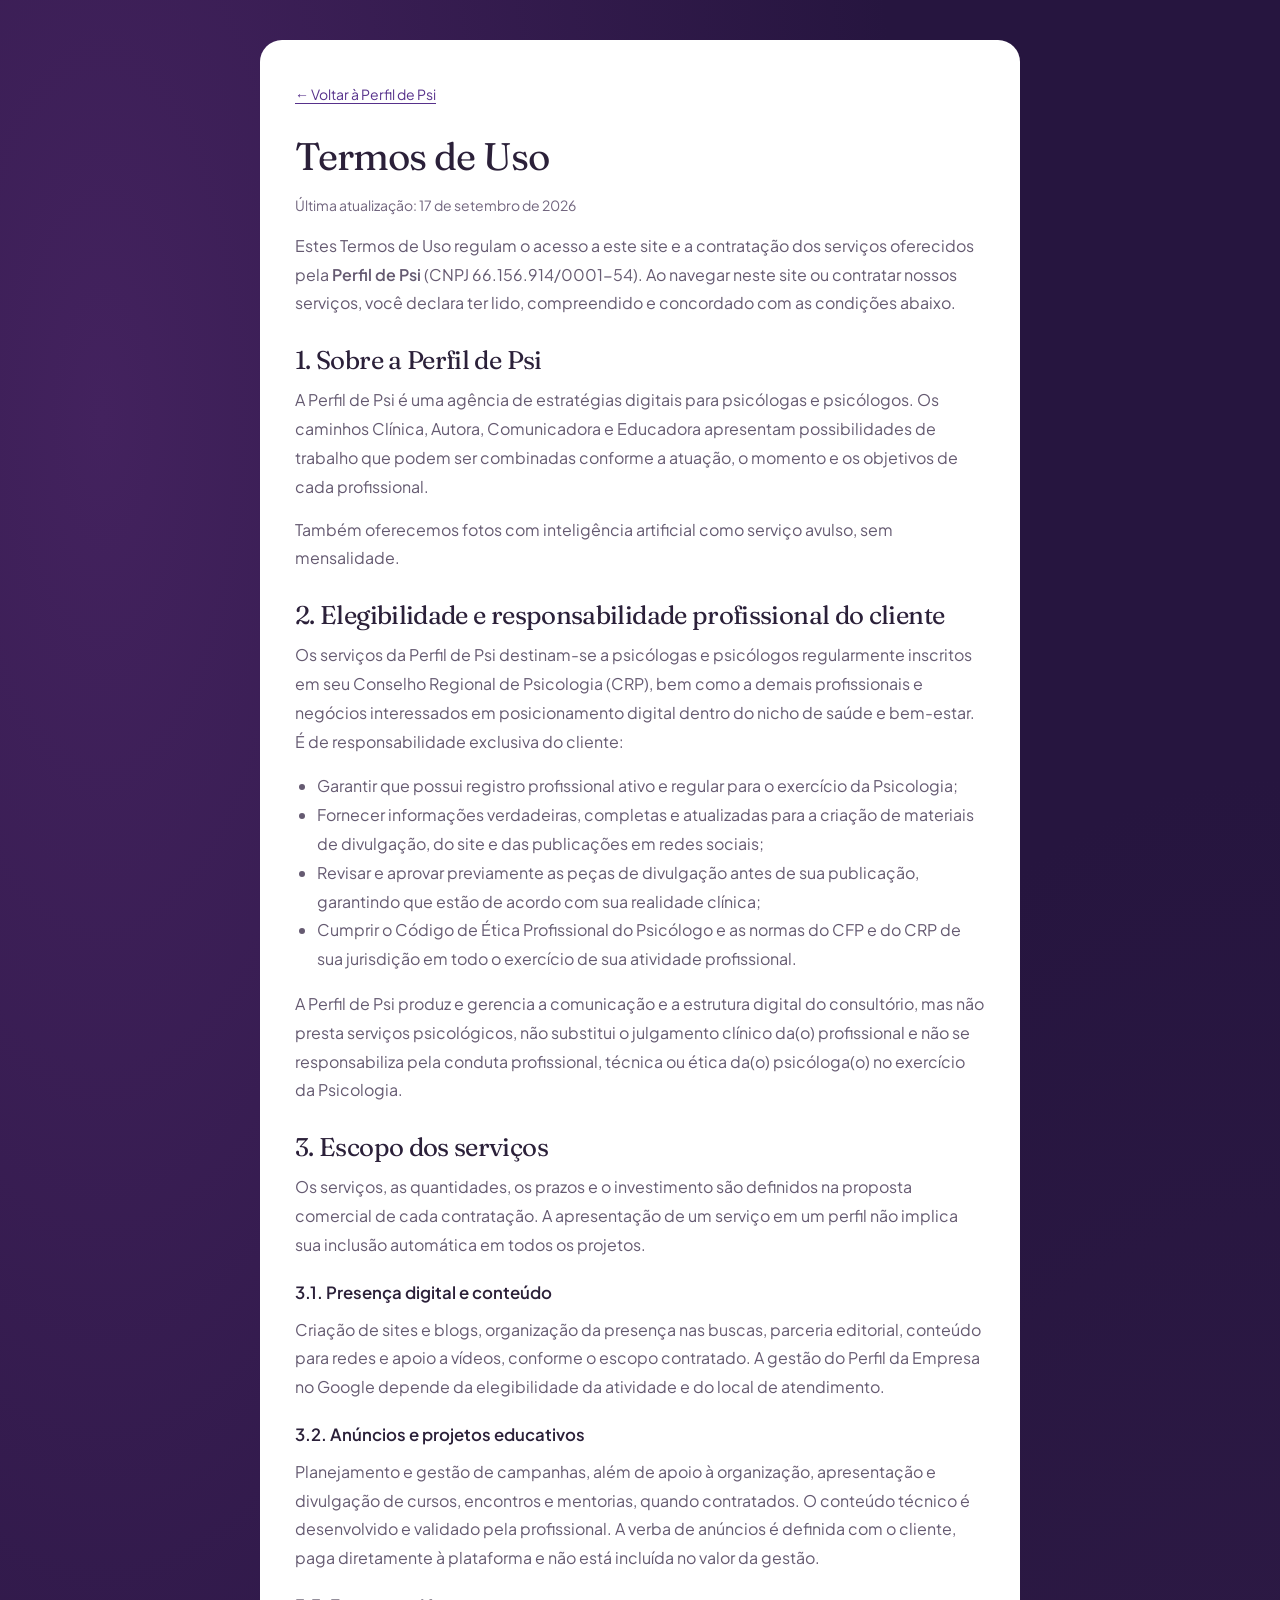
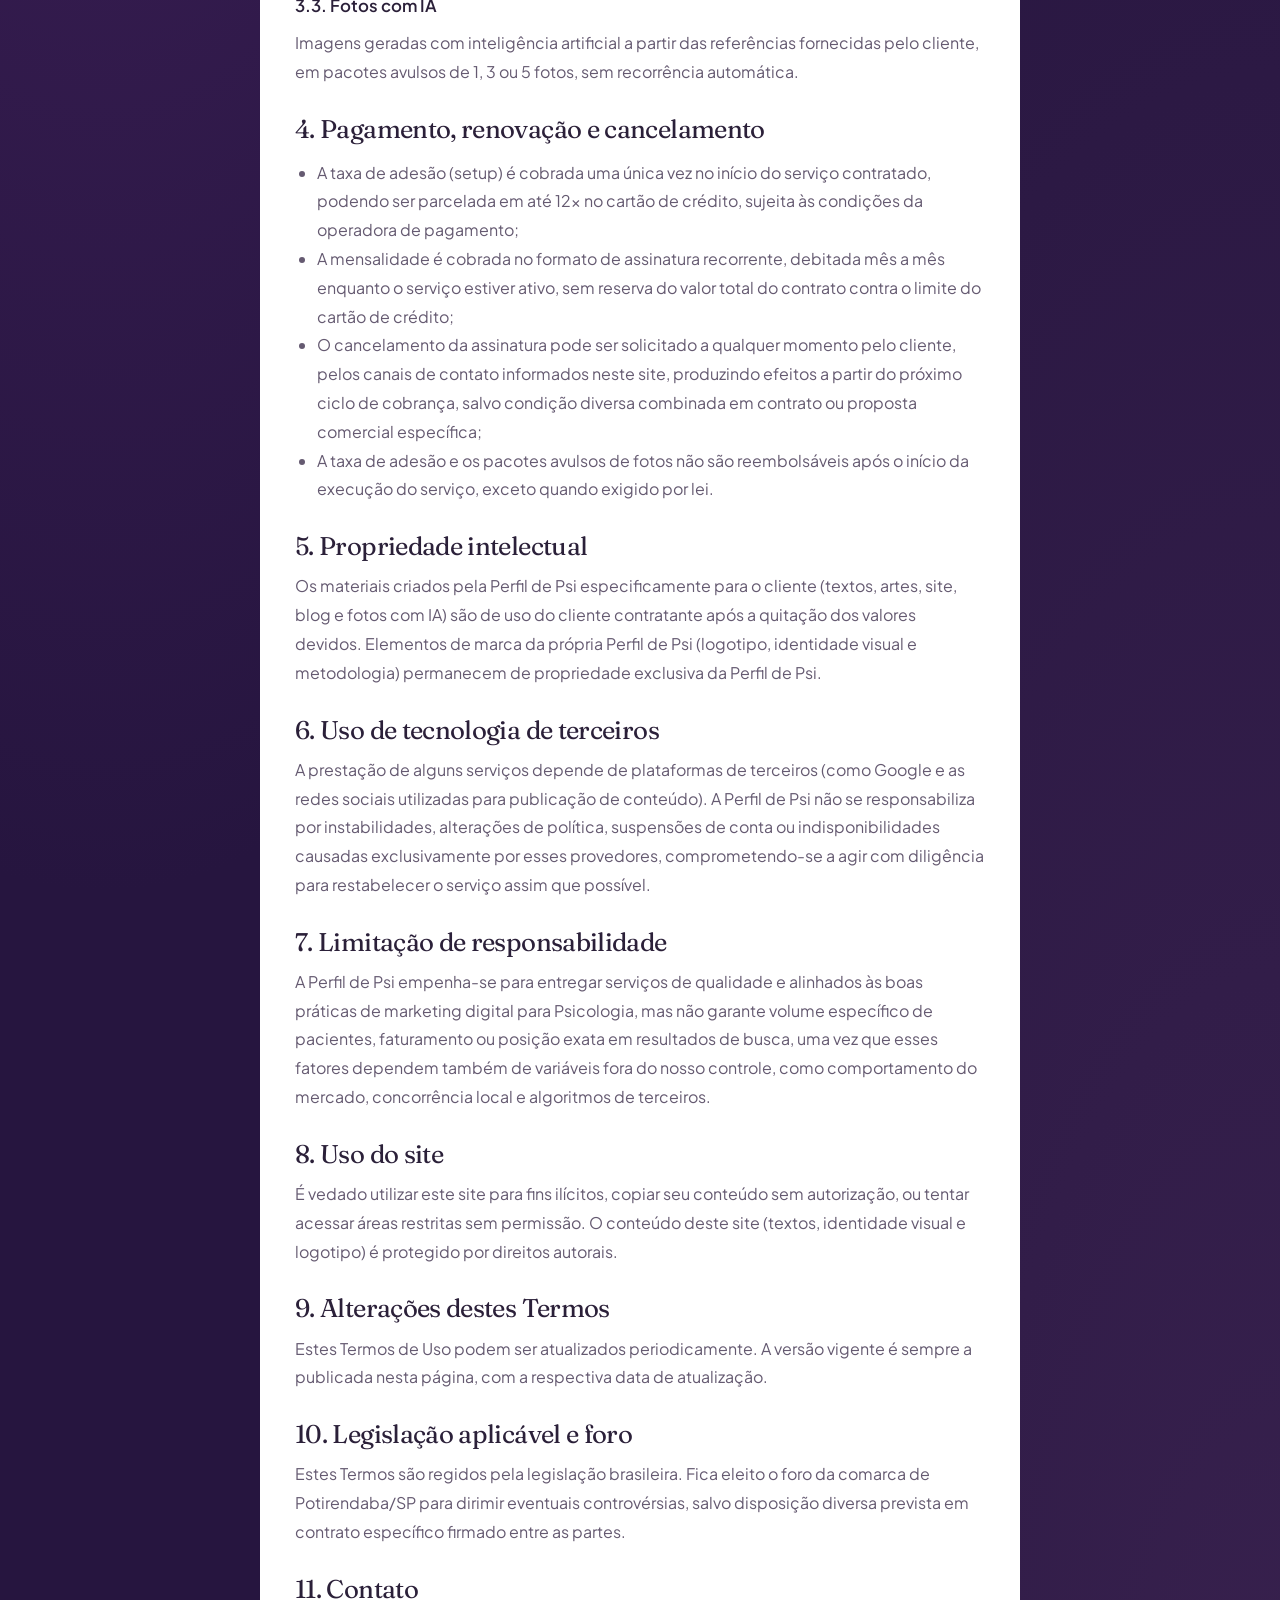
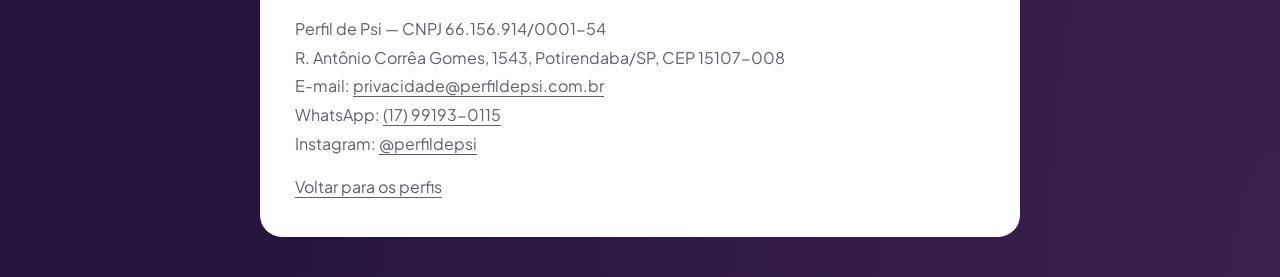
<file: termos-de-uso.html>
<!doctype html><html lang="pt-BR"><head><meta charset="utf-8"><meta name="viewport" content="width=device-width,initial-scale=1"><title>Termos de Uso | Perfil de Psi</title><meta name="description" content="Termos de Uso da Perfil de Psi."><link rel="canonical" href="https://perfildepsi.com.br/termos-de-uso.html"><link rel="icon" href="./assets/logo.png" type="image/png"><link rel="stylesheet" href="./assets/style.css"><script src="./assets/tracking.js" defer></script></head><body><main class="legal-shell"><a class="legal-back" href="./">← Voltar à Perfil de Psi</a><h1>Termos de Uso</h1><p class="legal-date">Última atualização: 17 de setembro de 2026</p><p>Estes Termos de Uso regulam o acesso a este site e a contratação dos serviços oferecidos pela <strong>Perfil de Psi</strong> (CNPJ 66.156.914/0001-54). Ao navegar neste site ou contratar nossos serviços, você declara ter lido, compreendido e concordado com as condições abaixo.</p>

      <h2>1. Sobre a Perfil de Psi</h2>
        <p>A Perfil de Psi é uma agência de estratégias digitais para psicólogas e psicólogos. Os caminhos Clínica, Autora, Comunicadora e Educadora apresentam possibilidades de trabalho que podem ser combinadas conforme a atuação, o momento e os objetivos de cada profissional.</p>
        <p>Também oferecemos fotos com inteligência artificial como serviço avulso, sem mensalidade.</p><h2>2. Elegibilidade e responsabilidade profissional do cliente</h2>
      <p>Os serviços da Perfil de Psi destinam-se a psicólogas e psicólogos regularmente inscritos em seu Conselho Regional de Psicologia (CRP), bem como a demais profissionais e negócios interessados em posicionamento digital dentro do nicho de saúde e bem-estar. É de responsabilidade exclusiva do cliente:</p>
      <ul>
        <li>Garantir que possui registro profissional ativo e regular para o exercício da Psicologia;</li>
        <li>Fornecer informações verdadeiras, completas e atualizadas para a criação de materiais de divulgação, do site e das publicações em redes sociais;</li>
        <li>Revisar e aprovar previamente as peças de divulgação antes de sua publicação, garantindo que estão de acordo com sua realidade clínica;</li>
        <li>Cumprir o Código de Ética Profissional do Psicólogo e as normas do CFP e do CRP de sua jurisdição em todo o exercício de sua atividade profissional.</li>
      </ul>
      <p>A Perfil de Psi produz e gerencia a comunicação e a estrutura digital do consultório, mas não presta serviços psicológicos, não substitui o julgamento clínico da(o) profissional e não se responsabiliza pela conduta profissional, técnica ou ética da(o) psicóloga(o) no exercício da Psicologia.</p>

      <h2>3. Escopo dos serviços</h2>
        <p>Os serviços, as quantidades, os prazos e o investimento são definidos na proposta comercial de cada contratação. A apresentação de um serviço em um perfil não implica sua inclusão automática em todos os projetos.</p>
        <h3>3.1. Presença digital e conteúdo</h3><p>Criação de sites e blogs, organização da presença nas buscas, parceria editorial, conteúdo para redes e apoio a vídeos, conforme o escopo contratado. A gestão do Perfil da Empresa no Google depende da elegibilidade da atividade e do local de atendimento.</p>
        <h3>3.2. Anúncios e projetos educativos</h3><p>Planejamento e gestão de campanhas, além de apoio à organização, apresentação e divulgação de cursos, encontros e mentorias, quando contratados. O conteúdo técnico é desenvolvido e validado pela profissional. A verba de anúncios é definida com o cliente, paga diretamente à plataforma e não está incluída no valor da gestão.</p>
        <h3>3.3. Fotos com IA</h3><p>Imagens geradas com inteligência artificial a partir das referências fornecidas pelo cliente, em pacotes avulsos de 1, 3 ou 5 fotos, sem recorrência automática.</p><h2>4. Pagamento, renovação e cancelamento</h2>
      <ul>
        <li>A taxa de adesão (setup) é cobrada uma única vez no início do serviço contratado, podendo ser parcelada em até 12x no cartão de crédito, sujeita às condições da operadora de pagamento;</li>
        <li>A mensalidade é cobrada no formato de assinatura recorrente, debitada mês a mês enquanto o serviço estiver ativo, sem reserva do valor total do contrato contra o limite do cartão de crédito;</li>
        <li>O cancelamento da assinatura pode ser solicitado a qualquer momento pelo cliente, pelos canais de contato informados neste site, produzindo efeitos a partir do próximo ciclo de cobrança, salvo condição diversa combinada em contrato ou proposta comercial específica;</li>
        <li>A taxa de adesão e os pacotes avulsos de fotos não são reembolsáveis após o início da execução do serviço, exceto quando exigido por lei.</li>
      </ul>

      <h2>5. Propriedade intelectual</h2>
      <p>Os materiais criados pela Perfil de Psi especificamente para o cliente (textos, artes, site, blog e fotos com IA) são de uso do cliente contratante após a quitação dos valores devidos. Elementos de marca da própria Perfil de Psi (logotipo, identidade visual e metodologia) permanecem de propriedade exclusiva da Perfil de Psi.</p>

      <h2>6. Uso de tecnologia de terceiros</h2>
      <p>A prestação de alguns serviços depende de plataformas de terceiros (como Google e as redes sociais utilizadas para publicação de conteúdo). A Perfil de Psi não se responsabiliza por instabilidades, alterações de política, suspensões de conta ou indisponibilidades causadas exclusivamente por esses provedores, comprometendo-se a agir com diligência para restabelecer o serviço assim que possível.</p>

      <h2>7. Limitação de responsabilidade</h2>
      <p>A Perfil de Psi empenha-se para entregar serviços de qualidade e alinhados às boas práticas de marketing digital para Psicologia, mas não garante volume específico de pacientes, faturamento ou posição exata em resultados de busca, uma vez que esses fatores dependem também de variáveis fora do nosso controle, como comportamento do mercado, concorrência local e algoritmos de terceiros.</p>

      <h2>8. Uso do site</h2>
      <p>É vedado utilizar este site para fins ilícitos, copiar seu conteúdo sem autorização, ou tentar acessar áreas restritas sem permissão. O conteúdo deste site (textos, identidade visual e logotipo) é protegido por direitos autorais.</p>

      <h2>9. Alterações destes Termos</h2>
      <p>Estes Termos de Uso podem ser atualizados periodicamente. A versão vigente é sempre a publicada nesta página, com a respectiva data de atualização.</p>

      <h2>10. Legislação aplicável e foro</h2>
      <p>Estes Termos são regidos pela legislação brasileira. Fica eleito o foro da comarca de Potirendaba/SP para dirimir eventuais controvérsias, salvo disposição diversa prevista em contrato específico firmado entre as partes.</p>

      <h2>11. Contato</h2>
      <p>Perfil de Psi — CNPJ 66.156.914/0001-54<br>
      R. Antônio Corrêa Gomes, 1543, Potirendaba/SP, CEP 15107-008<br>
      E-mail: <a href="mailto:privacidade@perfildepsi.com.br">privacidade@perfildepsi.com.br</a><br>
      WhatsApp: <a href="https://wa.me/5517991930115">(17) 99193-0115</a><br>
      Instagram: <a href="https://www.instagram.com/perfildepsi" target="_blank" rel="noopener">@perfildepsi</a></p><p><a href="./">Voltar para os perfis</a></p></main></body></html>
</file>
<file: assets/style.css>
@font-face{font-family:Fraunces;src:url('./fonts/fraunces-regular.woff') format('woff');font-style:normal;font-weight:400;font-display:swap}
@font-face{font-family:'DM Serif Display';src:url('./fonts/dm-serif-display-regular.ttf') format('truetype');font-style:normal;font-weight:400;font-display:swap}
@font-face{font-family:Fraunces;src:url('./fonts/fraunces-italic.woff') format('woff');font-style:italic;font-weight:400;font-display:swap}
@font-face{font-family:Jakarta;src:url('./fonts/jakarta-regular.woff') format('woff');font-weight:400;font-display:swap}
@font-face{font-family:Jakarta;src:url('./fonts/jakarta-semibold.woff') format('woff');font-weight:600 800;font-display:swap}
:root{--deep:#26153f;--purple:#57318b;--purple-hover:#402067;--lilac:#eee7fa;--pale:#f7f4fc;--line:#e3daed;--ink:#2b2039;--muted:#71657e;--gold:#f0c473;--white:#fff;--serif:Fraunces,Georgia,serif;--sans:Jakarta,Arial,sans-serif}
*{box-sizing:border-box}html{scroll-padding-top:1rem}body{margin:0;color:var(--ink);background:var(--deep);background-image:radial-gradient(ellipse at 8% 12%,#43225e 0,transparent 48%),radial-gradient(ellipse at 100% 100%,#38214e 0,transparent 55%);font:400 1rem/1.6 var(--sans);-webkit-font-smoothing:antialiased;min-height:100vh}button,a,summary{-webkit-tap-highlight-color:transparent}a{color:inherit;text-underline-offset:.22em}button{font:inherit;cursor:pointer}button,summary{touch-action:manipulation}h1,h2,h3,p{margin:0}h1,h2{font-family:var(--serif);font-weight:400;line-height:1.1;letter-spacing:-.025em}img{max-width:100%;display:block;height:auto}svg{width:24px;height:24px;fill:none;stroke:currentColor;stroke-width:1.6;stroke-linecap:round;stroke-linejoin:round;flex-shrink:0}a,button,summary,p,h1,h2,h3{overflow-wrap:anywhere}:focus-visible{outline:3px solid #a66914;outline-offset:4px}::selection{background:#e4d2fa;color:var(--deep)}.icon-library{position:absolute;width:0;height:0;overflow:hidden}.skip{position:fixed;top:10px;left:10px;padding:10px 16px;background:#fff;z-index:10;transform:translateY(-160%)}.skip:focus{transform:translateY(0)}
.page-shell{width:min(1060px,calc(100% - 64px));margin:0 auto;padding:clamp(28px,6vh,72px) 0 22px}.brand-card{display:grid;grid-template-columns:minmax(0,.87fr) minmax(0,1.2fr);grid-template-areas:'intro profiles' 'conversation profiles';background:#fff;border-radius:28px;overflow:hidden;box-shadow:0 24px 80px #13071c55;border:1px solid #ffffff24}.introduction{grid-area:intro;padding:30px 38px 18px;background:var(--pale)}.brand{display:block;width:146px;margin:0 0 7px -9px}.brand img{width:100%;aspect-ratio:1;object-fit:contain}.eyebrow{font-size:.75rem;font-weight:600;letter-spacing:.13em;text-transform:uppercase;color:var(--purple);line-height:1.5}h1{font-size:clamp(2rem,3.2vw,2.6rem);margin:14px 0 17px;max-width:360px}h1 em{color:var(--purple);font-weight:400}.intro-copy{color:#655a71;font-size:1rem;max-width:340px;line-height:1.65}.brand-note{display:flex;align-items:center;gap:9px;margin-top:22px;font-size:.8125rem;color:var(--muted)}.brand-note span{width:25px;height:2px;background:#b47b28}
.profiles{grid-area:profiles;padding:35px 30px 28px}.section-intro{margin-bottom:22px}.section-intro h2{font-size:1.75rem;margin:8px 0 9px}.section-intro .profiles-description{font-size:.875rem;color:var(--muted)}.profile-list{display:grid;gap:10px}.profile{border:1px solid var(--line);border-radius:15px;background:#fff;overflow:hidden;transition:border-color .2s,box-shadow .2s}.profile:hover{border-color:#b299ce;box-shadow:0 3px 12px #3b205007}.profile summary{display:flex;align-items:center;gap:12px;list-style:none;cursor:pointer;padding:14px 14px 14px 13px;min-height:82px}.profile summary::-webkit-details-marker,.faq summary::-webkit-details-marker{display:none}.profile summary::marker,.faq summary::marker{content:''}.profile-icon{display:flex;align-items:center;justify-content:center;background:var(--pale);color:var(--purple);border-radius:12px;width:43px;height:43px;flex-shrink:0}.profile-icon svg{width:25px;height:25px}.profile-label{flex:1;min-width:0;display:grid;gap:3px}.profile-label strong{font-size:1rem;font-weight:600;line-height:1.25}.profile-label>span{font-size:.875rem;color:var(--muted);line-height:1.45;max-width:330px}.toggle-mark{position:relative;width:22px;height:22px;flex-shrink:0;color:var(--purple);background:var(--pale);border-radius:50%}.toggle-mark:before,.toggle-mark:after{content:'';position:absolute;left:6px;top:10px;width:10px;height:1.5px;background:currentColor;border-radius:1px}.toggle-mark:after{transform:rotate(90deg);transition:transform .2s}.profile[open]{border-color:#ad93cb;box-shadow:0 5px 20px #42245a09}.profile[open]>summary{background:var(--purple);color:#fff}.profile[open]>summary .profile-icon{color:#fff;background:#ffffff15}.profile[open]>summary .profile-label>span{color:#f0e6fd}.profile[open]>summary .toggle-mark{color:#fff;background:#ffffff15}.profile[open]>summary .toggle-mark:after{transform:rotate(0)}.profile-content{padding:21px 18px 18px}.profile-content>p:first-child{font-size:1rem;line-height:1.7;color:#5d506b}.service-grid{display:grid;grid-template-columns:repeat(3,minmax(0,1fr));gap:8px;margin:18px 0}.service{border:1px solid var(--line);padding:13px 10px;border-radius:11px;background:#fff}.service>svg{color:var(--purple);width:25px;height:25px;margin-bottom:8px}.service h3,.project-stages h3{font:600 .875rem/1.4 var(--sans);letter-spacing:-.02em;margin-bottom:6px}.service p{font-size:.875rem;line-height:1.55;color:var(--muted)}.participation{display:flex;align-items:flex-start;gap:9px;padding:12px;background:var(--pale);border-radius:9px;font-size:.875rem;line-height:1.6;color:#655071}.participation svg{width:18px;height:18px;margin-top:3px;color:var(--purple)}.fine-print{font-size:.8125rem;line-height:1.65;color:var(--muted);margin-top:13px}.profile-link{display:inline-flex;align-items:center;gap:9px;font-size:.875rem;font-weight:600;color:var(--purple);padding:10px 0 2px;text-decoration:none;margin-top:5px;min-height:44px}.profile-link:hover{text-decoration:underline}.profile-link svg{width:18px;height:18px}.project-stages{display:grid;grid-template-columns:1fr 1fr;gap:10px;margin-top:18px}.project-stages>div{background:var(--pale);padding:14px;border-radius:10px}.project-stages svg{color:var(--purple);margin-bottom:7px}.project-stages p{font-size:.875rem;line-height:1.6;color:var(--muted)}.beginning{margin-top:5px;border-style:dashed;background:var(--pale)}.beginning>summary{min-height:73px;padding-block:12px}.beginning .profile-label strong{font-size:.875rem}.beginning .profile-icon{background:#e9e0f4}.beginning .profile-icon svg{width:22px;height:22px}
.conversation{grid-area:conversation;background:var(--pale);padding:24px 38px 30px;align-self:stretch;display:flex;flex-direction:column;justify-content:flex-end}.conversation h2{font-size:1.4rem;margin-bottom:9px}.conversation>p{font-size:.875rem;line-height:1.7;color:var(--muted);margin-bottom:17px}.button-primary{display:flex;align-items:center;justify-content:center;gap:10px;padding:14px 13px;background:var(--purple);color:#fff;border-radius:11px;min-height:52px;font-size:.875rem;font-weight:600;line-height:1.45;text-decoration:none;transition:background .2s,transform .2s}.button-primary:hover{background:var(--purple-hover);transform:translateY(-1px)}.button-primary svg{width:20px;height:20px}.button-primary .button-arrow{width:16px;height:16px}.social-links{display:flex;gap:18px;align-items:center;justify-content:center;flex-wrap:wrap;margin-top:12px}.social-links a,.social-links button{display:flex;gap:6px;align-items:center;border:0;background:none;padding:7px 0;color:var(--muted);font:400 .8125rem/1.5 var(--sans);text-decoration:none;min-height:36px}.social-links a:hover,.social-links button:hover{color:var(--purple);text-decoration:underline}.social-links svg{width:15px;height:15px}.page-footer{display:flex;justify-content:space-between;gap:14px;flex-wrap:wrap;color:#d4c7e1;padding:17px 10px 0;font-size:.75rem}.page-footer nav{display:flex;gap:20px}.page-footer a{text-decoration:none}.page-footer a:hover{text-decoration:underline}.page-footer span{padding:0 6px}
dialog{border:1px solid var(--line);border-radius:23px;background:#fff;color:var(--ink);padding:27px;width:min(560px,calc(100% - 30px));max-height:85dvh;box-shadow:0 24px 80px #1e0c4255;overscroll-behavior:contain}dialog::backdrop{background:#1e113f9e;backdrop-filter:blur(5px)}.dialog-head{display:flex;align-items:center;justify-content:space-between;gap:12px;margin-bottom:6px}.close-dialog{background:var(--pale);border:0;border-radius:50%;height:40px;width:40px;font-size:1.7rem;line-height:1;color:var(--purple)}dialog h2{font-size:2rem;margin:8px 0 17px}dialog>p{font-size:1rem;color:#655a71;line-height:1.75}.process{display:flex;gap:6px;flex-wrap:wrap;margin:18px 0}.process span{border:1px solid var(--line);background:var(--pale);padding:6px 9px;border-radius:7px;font-size:.875rem;color:var(--purple)}.faq{border-top:1px solid var(--line)}.faq summary{font-size:1rem;font-weight:600;padding:15px 20px 15px 0;cursor:pointer;list-style:none;position:relative}.faq summary:after{content:'+';position:absolute;right:1px;top:14px;color:var(--purple)}.faq[open] summary:after{content:'−'}.faq p{font-size:1rem;line-height:1.7;color:#655a71;margin:0 0 16px}.faq .profile-link{margin-bottom:13px}.dialog-note{font-family:var(--serif);font-style:italic;padding-top:20px;border-top:1px solid var(--line)}.legal-shell{width:min(760px,calc(100% - 32px));margin:40px auto;background:white;border-radius:22px;padding:35px}.legal-shell h1{max-width:none;margin:22px 0 15px;font-size:2.4rem}.legal-shell h2{font-size:1.6rem;margin:28px 0 12px}.legal-shell h3{font-size:1.05rem;margin:20px 0 9px}.legal-shell p,.legal-shell li{font-size:1rem;line-height:1.8;color:#655a71}.legal-shell p+p{margin-top:14px}.legal-shell ul{padding-left:22px}.legal-shell .legal-back{color:var(--purple);font-size:.875rem;display:inline-block;padding:8px 0}.legal-shell .legal-brand{width:80px}.legal-shell .legal-date{font-size:.875rem;color:var(--muted)}
@media(min-width:1600px){.page-shell{padding-top:9vh}}@media(max-width:860px){.page-shell{width:min(670px,calc(100% - 32px));padding-top:24px}.brand-card{grid-template-columns:1fr;grid-template-areas:'intro' 'profiles' 'conversation';border-radius:24px}.introduction{text-align:center;padding:23px 28px 22px}.brand{width:112px;margin:-7px auto -3px}.eyebrow{font-size:.6875rem;letter-spacing:.11em}h1{font-size:2.1rem;max-width:420px;margin:9px auto 12px}.intro-copy{max-width:445px;margin-inline:auto;font-size:.9375rem}.brand-note{display:none}.profiles{padding:25px 25px 20px}.section-intro{margin-bottom:18px}.section-intro h2{font-size:1.55rem;line-height:1.15}.section-intro h2 br{display:none}.section-intro .eyebrow{display:none}.section-intro .profiles-description{margin-top:6px}.profile summary{min-height:78px}.conversation{padding:22px 25px 21px;text-align:center;border-top:1px solid var(--line)}.conversation>p{max-width:450px;margin-inline:auto}.button-primary{max-width:450px;width:100%;margin-inline:auto}.page-footer{justify-content:center;text-align:center;gap:5px;padding-top:13px}.page-footer nav{gap:23px}.page-footer p{width:100%}}
@media(max-width:420px){.page-shell{width:calc(100% - 20px);padding-top:10px}.brand-card{border-radius:20px}.introduction{padding:17px 22px 20px}.brand{width:101px}h1{font-size:1.9rem}.profiles{padding:20px 15px 18px}.section-intro h2{font-size:1.45rem}.profile-list{gap:8px}.profile summary{gap:10px;padding:12px 11px}.profile-icon{width:36px;height:39px;border-radius:10px}.profile-icon svg{width:22px;height:22px}.profile-label strong{font-size:.9375rem}.profile-label>span{font-size:.875rem}.toggle-mark{width:20px;height:20px}.toggle-mark:before,.toggle-mark:after{left:5px;top:9px}.profile-content{padding:18px 14px 14px}.service-grid{grid-template-columns:1fr;gap:8px}.service{display:grid;grid-template-columns:28px 1fr;column-gap:9px;padding:12px}.service>svg{grid-row:1/3;margin:2px 0 0}.service h3{margin-bottom:3px}.service p{grid-column:2}.project-stages{grid-template-columns:1fr}.project-stages>div{padding:12px}.conversation{padding:20px 18px}.button-primary .button-arrow{display:none}.social-links{gap:20px}.legal-shell{padding:23px;margin-top:16px}.legal-shell h1{font-size:2rem}}
@media(max-width:420px){.brand{width:88px}.introduction{padding-top:13px;padding-bottom:16px}h1{font-size:1.8rem;margin-top:7px;margin-bottom:9px}.profiles{padding-top:14px}.section-intro{margin-bottom:14px}.section-intro h2{font-size:1.35rem}.profile summary{padding-block:10px}.conversation{padding-top:18px;padding-bottom:16px}.conversation>p{margin-bottom:13px}.social-links{margin-top:8px}}
.profile>summary:focus-visible{outline:3px solid #a66914;outline-offset:-4px;border-radius:14px}.profile[open]>summary:focus-visible{outline-color:var(--gold)}
#profile-title,#conversation-title{font-family:'DM Serif Display',Georgia,serif;letter-spacing:0}
.section-intro .profile-note{margin-top:12px}
.button-primary{border:0}.profile-action{display:inline-flex;align-items:center;justify-content:center;gap:9px;min-height:46px;padding:12px 15px;margin-top:17px;border:0;border-radius:10px;background:#f2ac4b;color:var(--deep);font-size:.875rem;font-weight:600;line-height:1.5;text-align:left;transition:background .2s}.profile-action:hover{background:#e99b30}.profile-action svg{width:21px;height:21px}.company-id{margin-top:3px;font-size:.6875rem}
.beginning{border:1px solid #c7aedf;background:#f5effc}.beginning .profile-label>span{color:#5e4179}.beginning .profile-label b{font-weight:600}.seed-highlight{display:flex;align-items:flex-start;gap:10px;background:#eee3f9;border-left:3px solid var(--purple);padding:14px;border-radius:9px;color:var(--purple);font-size:.875rem}.seed-highlight svg{margin-top:3px}.seed-story{font-size:.9375rem;line-height:1.7;color:#5d506b;margin-top:15px}.research-note{border-top:1px solid var(--line);padding-top:13px;font-size:.75rem}
.consultation-form{display:grid;gap:16px;margin-top:22px}.field{display:grid;gap:6px}.field label{font-size:.875rem;font-weight:600;line-height:1.5}.field label span{font-size:.75rem;font-weight:400;color:var(--muted);margin-left:5px}.field input,.field select{font:400 1rem/1.5 var(--sans);color:var(--ink);background:#fff;border:1px solid #cbbbdc;border-radius:9px;padding:11px 12px;width:100%;min-width:0;min-height:48px}.field input::placeholder{color:var(--muted)}.field-note{background:var(--pale);color:var(--purple);font-size:.8125rem;line-height:1.6;padding:10px;border-radius:8px}.form-disclosure,.form-feedback{font-size:.8125rem;line-height:1.65;color:var(--muted)}.form-feedback:empty{display:none}.form-feedback{color:var(--purple)}.consultation-form .button-primary{width:100%}
@media(max-width:860px){.brand-note{display:flex;justify-content:center;margin-top:12px;font-size:.75rem}.section-intro .eyebrow{display:block}.page-footer>div{width:100%}}
@media(max-width:420px){.profile-action{width:100%}dialog{padding:20px}dialog h2{font-size:1.65rem}}
@media(prefers-reduced-motion:reduce){*,*::before,*::after{transition:none!important;scroll-behavior:auto!important}}
</file>
